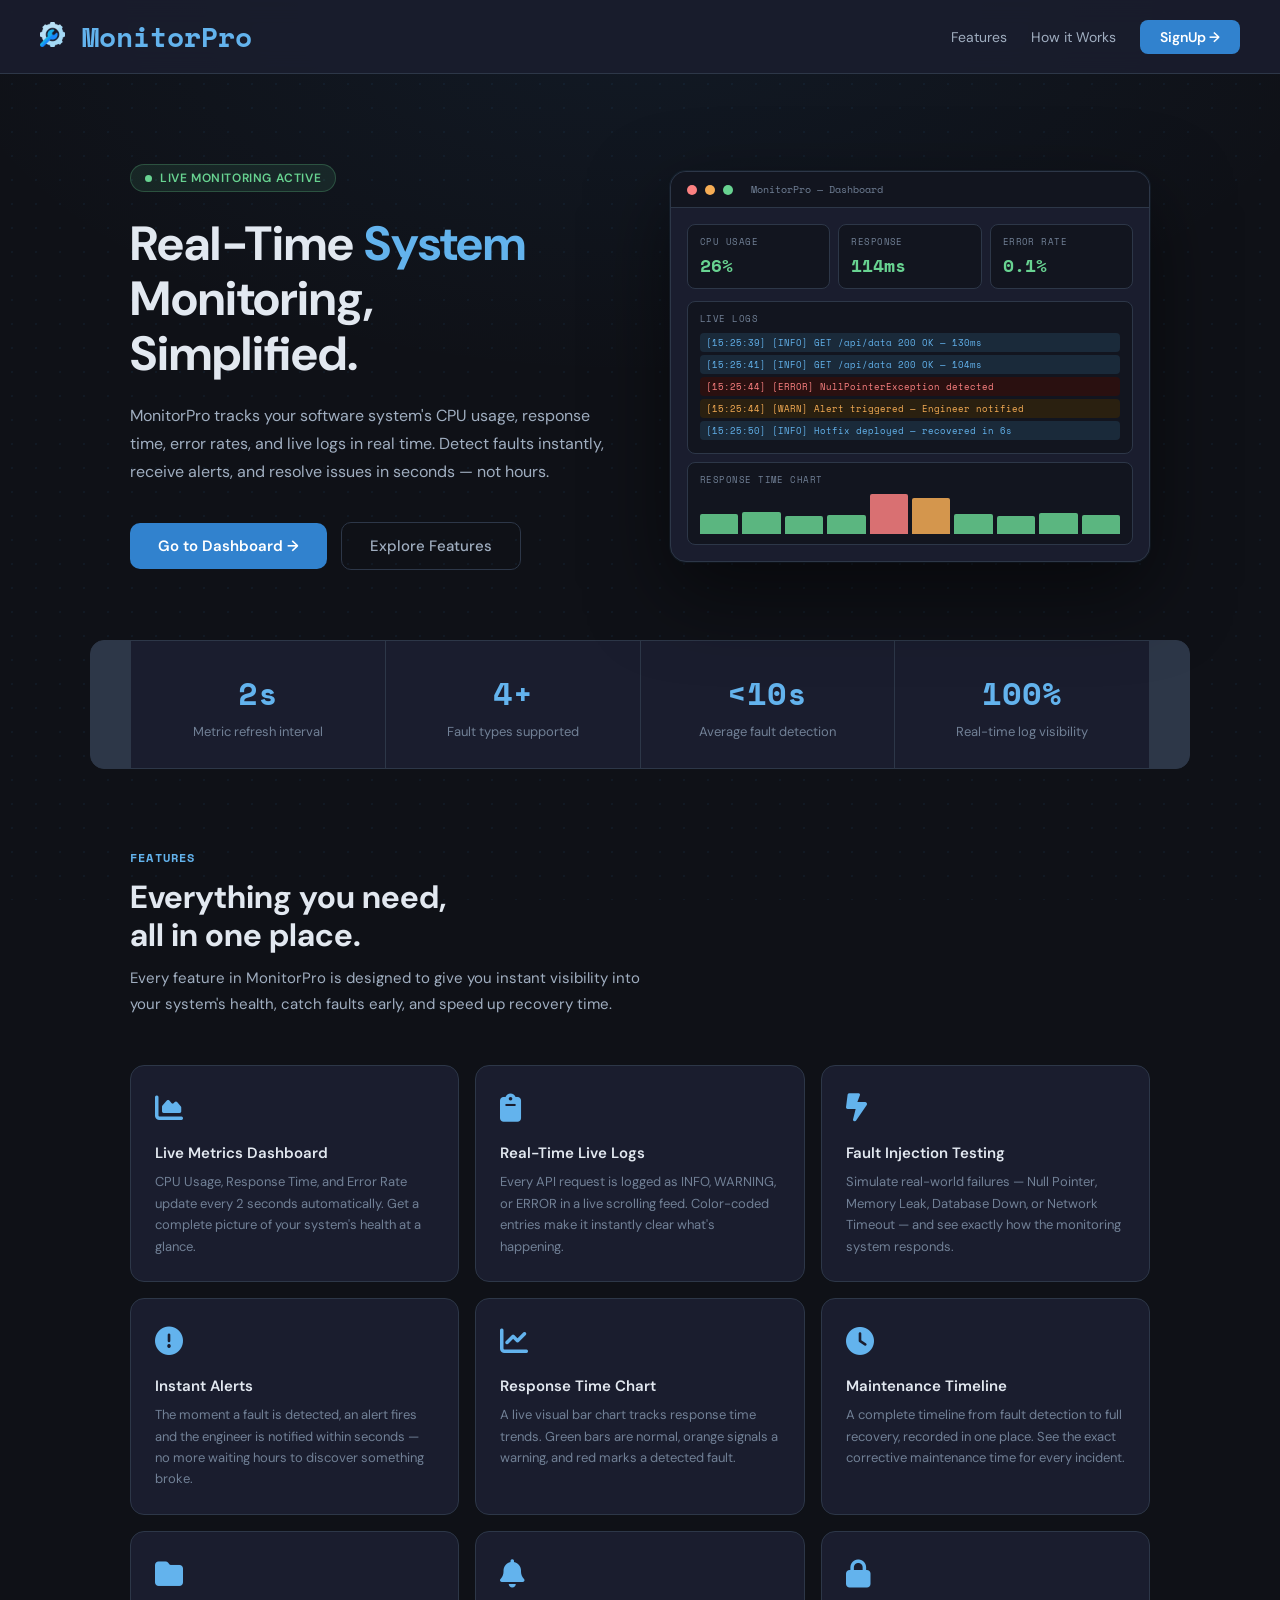
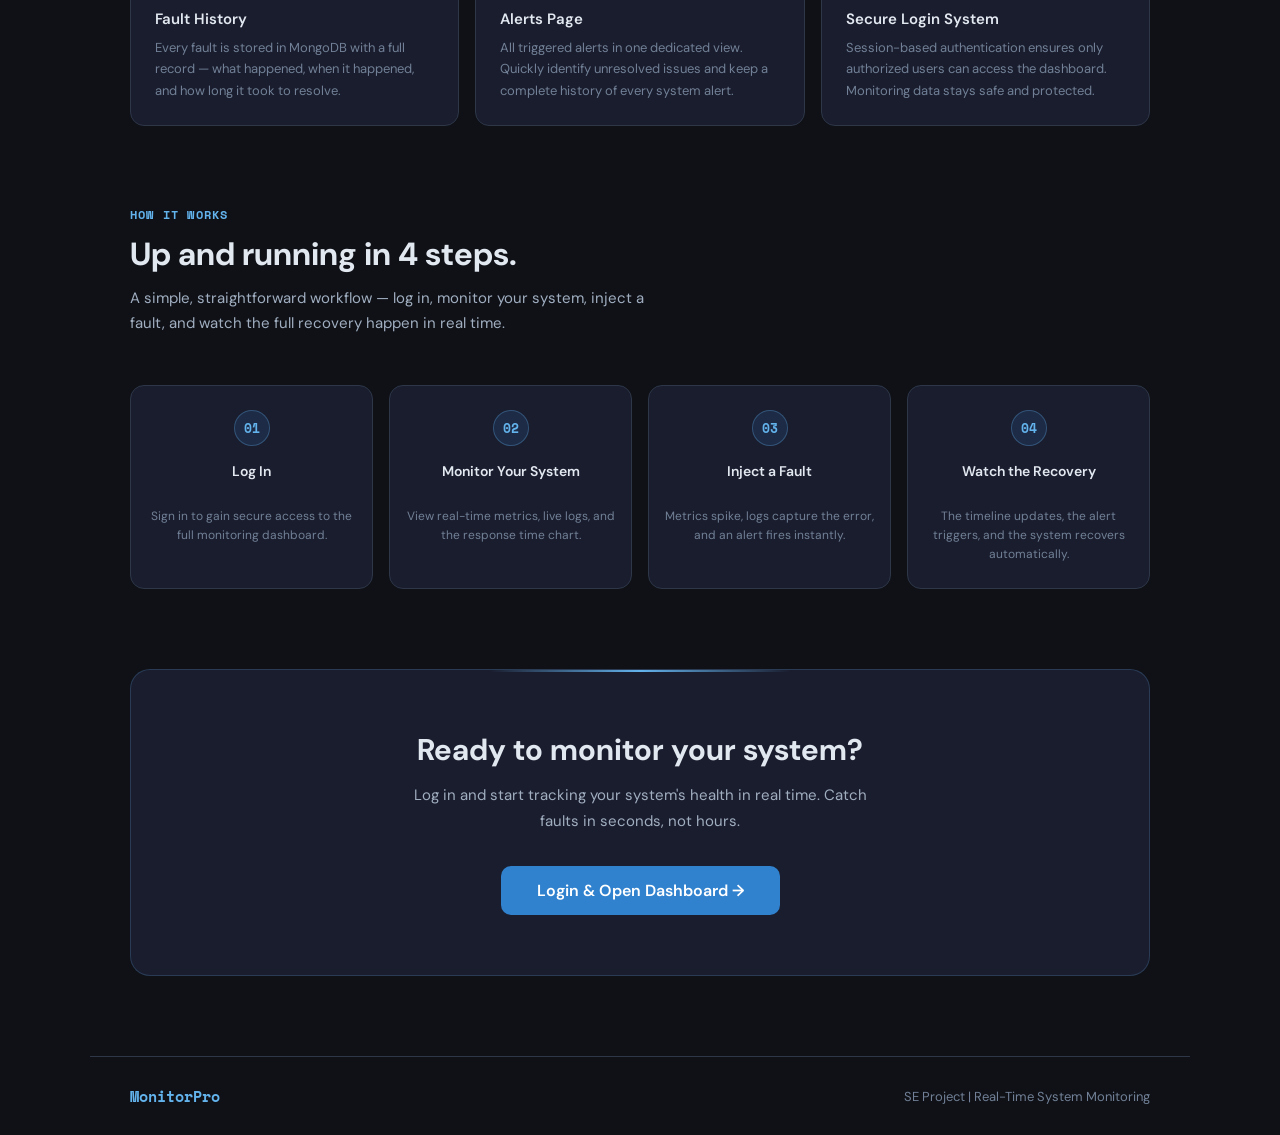
<file: html/index.html>
<!doctype html>
<html lang="en">
  <head>
    <meta charset="UTF-8" />
    <meta name="viewport" content="width=device-width, initial-scale=1.0" />
    <title>MonitorPro</title>
    <link rel="preconnect" href="https://fonts.googleapis.com" />
    <link rel="stylesheet" href="/static/style.css" />
    <link rel="icon" href="/static/logo.png" type="image/png" />
    <link rel="preconnect" href="https://fonts.gstatic.com" crossorigin />
    <link
      href="https://fonts.googleapis.com/css2?family=Space+Mono:wght@400;700&family=DM+Sans:wght@300;400;500;600;700&display=swap"
      rel="stylesheet"
    />
    <link
      rel="stylesheet"
      href="https://cdnjs.cloudflare.com/ajax/libs/font-awesome/6.5.0/css/all.min.css"
    />
  </head>
  <body>
    <!-- Navbar -->
    <nav class="navbar">
      <a href="/" class="brand">
        <img src="/static/logo.png" alt="Logo" width="25" height="25" />
        MonitorPro
      </a>
      <div class="navbar-links">
        <a href="#features">Features</a>
        <a href="#how-it-works">How it Works</a>
        <a href="/signup" class="nav-login-btn">SignUp →</a>
      </div>
    </nav>

    <!-- Hero -->
    <section class="hero">
      <div class="hero-left">
        <div class="hero-badge">
          <div class="dot-pulse"></div>
          Live Monitoring Active
        </div>
        <h1>Real-Time <span>System</span><br />Monitoring,<br />Simplified.</h1>
        <p>
          MonitorPro tracks your software system's CPU usage, response time,
          error rates, and live logs in real time. Detect faults instantly,
          receive alerts, and resolve issues in seconds — not hours.
        </p>
        <div class="hero-actions">
          <a href="/login" class="btn-primary">Go to Dashboard →</a>
          <a href="#features" class="btn-secondary">Explore Features</a>
        </div>
      </div>

      <div class="hero-visual">
        <div class="mock-dashboard">
          <div class="mock-topbar">
            <div class="mock-dot" style="background: #fc8181"></div>
            <div class="mock-dot" style="background: #f6ad55"></div>
            <div class="mock-dot" style="background: #68d391"></div>
            <span
              style="
                font-family:
                  Space Mono,
                  monospace;
                font-size: 10px;
                color: #718096;
                margin-left: 10px;
              "
              >MonitorPro — Dashboard</span
            >
          </div>
          <div class="mock-body">
            <div class="mock-cards">
              <div class="mock-card">
                <div class="mock-card-label">CPU Usage</div>
                <div class="mock-card-value" style="color: #68d391">26%</div>
              </div>
              <div class="mock-card">
                <div class="mock-card-label">Response</div>
                <div class="mock-card-value" style="color: #68d391">114ms</div>
              </div>
              <div class="mock-card">
                <div class="mock-card-label">Error Rate</div>
                <div class="mock-card-value" style="color: #68d391">0.1%</div>
              </div>
            </div>
            <div class="mock-logs">
              <div class="mock-log-title">Live Logs</div>
              <div
                class="mock-log-line"
                style="background: #1a2a3a; color: #63b3ed"
              >
                [15:25:39] [INFO] GET /api/data 200 OK — 130ms
              </div>
              <div
                class="mock-log-line"
                style="background: #1a2a3a; color: #63b3ed"
              >
                [15:25:41] [INFO] GET /api/data 200 OK — 104ms
              </div>
              <div
                class="mock-log-line"
                style="background: #2a1010; color: #fc8181"
              >
                [15:25:44] [ERROR] NullPointerException detected
              </div>
              <div
                class="mock-log-line"
                style="background: #2a2010; color: #f6ad55"
              >
                [15:25:44] [WARN] Alert triggered — Engineer notified
              </div>
              <div
                class="mock-log-line"
                style="background: #1a2a3a; color: #63b3ed"
              >
                [15:25:50] [INFO] Hotfix deployed — recovered in 6s
              </div>
            </div>
            <div class="mock-bars">
              <div class="mock-bars-title">Response Time Chart</div>
              <div class="mock-bar-chart">
                <div
                  class="mock-bar"
                  style="height: 50%; background: #68d391"
                ></div>
                <div
                  class="mock-bar"
                  style="height: 55%; background: #68d391"
                ></div>
                <div
                  class="mock-bar"
                  style="height: 45%; background: #68d391"
                ></div>
                <div
                  class="mock-bar"
                  style="height: 48%; background: #68d391"
                ></div>
                <div
                  class="mock-bar"
                  style="height: 100%; background: #fc8181"
                ></div>
                <div
                  class="mock-bar"
                  style="height: 90%; background: #f6ad55"
                ></div>
                <div
                  class="mock-bar"
                  style="height: 50%; background: #68d391"
                ></div>
                <div
                  class="mock-bar"
                  style="height: 45%; background: #68d391"
                ></div>
                <div
                  class="mock-bar"
                  style="height: 52%; background: #68d391"
                ></div>
                <div
                  class="mock-bar"
                  style="height: 48%; background: #68d391"
                ></div>
              </div>
            </div>
          </div>
        </div>
      </div>
    </section>

    <!-- Stats -->
    <div class="stats-row">
      <div class="stat-item">
        <div class="stat-number">2s</div>
        <div class="stat-label">Metric refresh interval</div>
      </div>
      <div class="stat-item">
        <div class="stat-number">4+</div>
        <div class="stat-label">Fault types supported</div>
      </div>
      <div class="stat-item">
        <div class="stat-number">&lt;10s</div>
        <div class="stat-label">Average fault detection</div>
      </div>
      <div class="stat-item">
        <div class="stat-number">100%</div>
        <div class="stat-label">Real-time log visibility</div>
      </div>
    </div>

    <!-- Features -->
    <section class="section" id="features">
      <div class="section-label">Features</div>
      <h2 class="section-title">Everything you need,<br />all in one place.</h2>
      <p class="section-subtitle">
        Every feature in MonitorPro is designed to give you instant visibility
        into your system's health, catch faults early, and speed up recovery
        time.
      </p>

      <div class="features-grid">
        <div class="feature-card blue">
          <span class="feature-icon"
            ><i
              class="fa-solid fa-chart-area"
              style="color: rgb(99, 179, 237)"
            ></i
          ></span>
          <div class="feature-title">Live Metrics Dashboard</div>
          <p class="feature-desc">
            CPU Usage, Response Time, and Error Rate update every 2 seconds
            automatically. Get a complete picture of your system's health at a
            glance.
          </p>
        </div>
        <div class="feature-card green">
          <span class="feature-icon"
            ><i
              class="fa-solid fa-clipboard"
              style="color: rgb(99, 179, 237)"
            ></i
          ></span>
          <div class="feature-title">Real-Time Live Logs</div>
          <p class="feature-desc">
            Every API request is logged as INFO, WARNING, or ERROR in a live
            scrolling feed. Color-coded entries make it instantly clear what's
            happening.
          </p>
        </div>
        <div class="feature-card orange">
          <span class="feature-icon"
            ><i
              class="fa-solid fa-bolt-lightning"
              style="color: rgb(99, 179, 237)"
            ></i
          ></span>
          <div class="feature-title">Fault Injection Testing</div>
          <p class="feature-desc">
            Simulate real-world failures — Null Pointer, Memory Leak, Database
            Down, or Network Timeout — and see exactly how the monitoring system
            responds.
          </p>
        </div>
        <div class="feature-card red">
          <span class="feature-icon"
            ><i
              class="fa-solid fa-circle-exclamation"
              style="color: rgb(99, 179, 237)"
            ></i
          ></span>
          <div class="feature-title">Instant Alerts</div>
          <p class="feature-desc">
            The moment a fault is detected, an alert fires and the engineer is
            notified within seconds — no more waiting hours to discover
            something broke.
          </p>
        </div>
        <div class="feature-card blue">
          <span class="feature-icon"
            ><i
              class="fa-solid fa-chart-line"
              style="color: rgb(99, 179, 237)"
            ></i
          ></span>
          <div class="feature-title">Response Time Chart</div>
          <p class="feature-desc">
            A live visual bar chart tracks response time trends. Green bars are
            normal, orange signals a warning, and red marks a detected fault.
          </p>
        </div>
        <div class="feature-card green">
          <span class="feature-icon"
            ><i class="fa-solid fa-clock" style="color: rgb(99, 179, 237)"></i
          ></span>
          <div class="feature-title">Maintenance Timeline</div>
          <p class="feature-desc">
            A complete timeline from fault detection to full recovery, recorded
            in one place. See the exact corrective maintenance time for every
            incident.
          </p>
        </div>
        <div class="feature-card orange">
          <span class="feature-icon"
            ><i class="fa-solid fa-folder" style="color: rgb(99, 179, 237)"></i
          ></span>
          <div class="feature-title">Fault History</div>
          <p class="feature-desc">
            Every fault is stored in MongoDB with a full record — what happened,
            when it happened, and how long it took to resolve.
          </p>
        </div>
        <div class="feature-card red">
          <span class="feature-icon"
            ><i class="fa-solid fa-bell" style="color: rgb(99, 179, 237)"></i
          ></span>
          <div class="feature-title">Alerts Page</div>
          <p class="feature-desc">
            All triggered alerts in one dedicated view. Quickly identify
            unresolved issues and keep a complete history of every system alert.
          </p>
        </div>
        <div class="feature-card blue">
          <span class="feature-icon"
            ><i class="fa-solid fa-lock" style="color: rgb(99, 179, 237)"></i
          ></span>
          <div class="feature-title">Secure Login System</div>
          <p class="feature-desc">
            Session-based authentication ensures only authorized users can
            access the dashboard. Monitoring data stays safe and protected.
          </p>
        </div>
      </div>
    </section>

    <!-- How it Works -->
    <section class="section" id="how-it-works">
      <div class="section-label">How it Works</div>
      <h2 class="section-title">Up and running in 4 steps.</h2>
      <p class="section-subtitle">
        A simple, straightforward workflow — log in, monitor your system, inject
        a fault, and watch the full recovery happen in real time.
      </p>
      <div class="steps">
        <div class="step">
          <div class="step-num">01</div>
          <div class="step-title">Log In</div>
          <p class="step-desc"> <br>
            Sign in to gain secure access to the
            full monitoring dashboard.
          </p>
        </div>
        <div class="step">
          <div class="step-num">02</div>
          <div class="step-title">Monitor Your System</div>
          <p class="step-desc">
            <br>
            View real-time metrics, live logs, and the response time chart.
            
          </p>
        </div>
        <div class="step">
          <div class="step-num">03</div>
          <div class="step-title">Inject a Fault</div>
          <p class="step-desc">
            <br>Metrics spike, logs
            capture the error, and an alert fires instantly.
          </p>
        </div>
        <div class="step">
          <div class="step-num">04</div>
          <div class="step-title">Watch the Recovery</div>
          <p class="step-desc">
            <br>The timeline updates, the alert triggers, and the system recovers
            automatically.
          </p>
        </div>
      </div>
    </section>

    <!-- CTA -->
    <div class="cta-section">
      <div class="cta-box">
        <h2>Ready to monitor your system?</h2>
        <p>
          Log in and start tracking your system's health in real time. Catch
          faults in seconds, not hours.
        </p>
        <a
          href="/login"
          class="btn-primary"
          style="font-size: 16px; padding: 14px 36px"
          >Login & Open Dashboard →</a
        >
      </div>
    </div>

    <!-- Footer -->
    <footer>
      <div class="footer-brand">MonitorPro</div>
      <div class="footer-text">SE Project | Real-Time System Monitoring</div>
    </footer>
  </body>
</html>
</file>
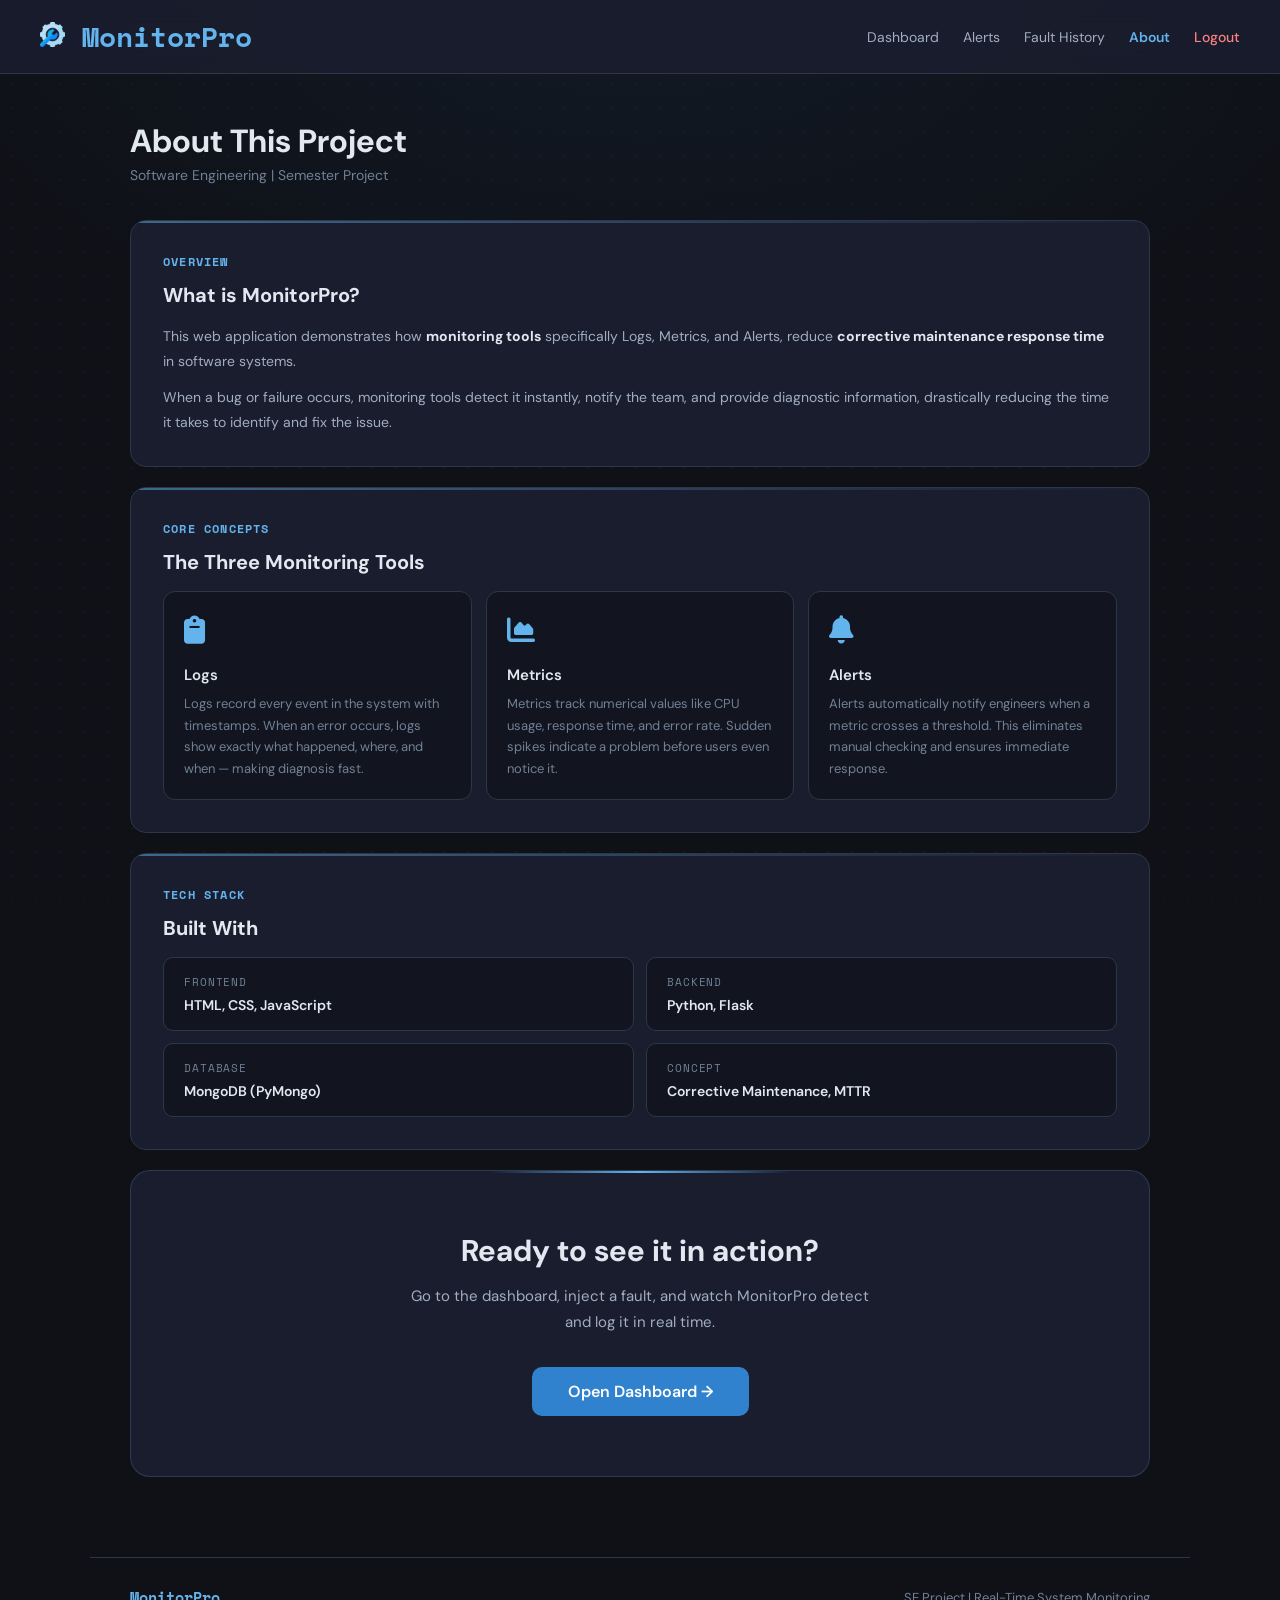
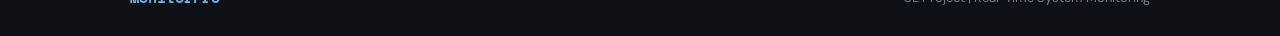
<file: html/about.html>
<!doctype html>
<html lang="en">
  <head>
    <meta charset="UTF-8" />
    <meta name="viewport" content="width=device-width, initial-scale=1.0" />
    <title>About</title>
    <link rel="preconnect" href="https://fonts.googleapis.com" />
    <link rel="preconnect" href="https://fonts.gstatic.com" crossorigin />
    <link rel="icon" href="/static/logo.png" type="image/png" />
    <link
      href="https://fonts.googleapis.com/css2?family=Space+Mono:wght@400;700&family=DM+Sans:wght@300;400;500;600;700&display=swap"
      rel="stylesheet"
    />
    <link
      rel="stylesheet"
      href="https://cdnjs.cloudflare.com/ajax/libs/font-awesome/6.5.0/css/all.min.css"
    />
    <link rel="stylesheet" href="/static/style.css" />
  </head>
  <body>
    <nav class="navbar">
      <a href="/" class="brand">
        <img src="/static/logo.png" alt="Logo" width="25" height="25" />
        MonitorPro
      </a>
      <div class="navbar-links">
        <a href="/dashboard">Dashboard</a>
        <a href="/alerts">Alerts</a>
        <a href="/history">Fault History</a>
        <a href="/about" class="active">About</a>
        <a href="/logout" class="nav-logout">Logout</a>
      </div>
    </nav>

    <div class="page">
      <div class="page-header">
        <div>
          <h1 class="page-title">About This Project</h1>
          <p class="subtitle">Software Engineering | Semester Project</p>
        </div>
      </div>

      <!-- What is this -->
      <div class="about-card">
        <div class="section-label">Overview</div>
        <h2 class="about-card-title">What is MonitorPro?</h2>
        <p class="about-card-text">
          This web application demonstrates how
          <strong>monitoring tools</strong> specifically Logs, Metrics, and
          Alerts, reduce
          <strong>corrective maintenance response time</strong> in software
          systems.
        </p>
        <p class="about-card-text">
          When a bug or failure occurs, monitoring tools detect it instantly,
          notify the team, and provide diagnostic information, drastically
          reducing the time it takes to identify and fix the issue.
        </p>
      </div>

      <!-- Three tools -->
      <div class="about-card">
        <div class="section-label">Core Concepts</div>
        <h2 class="about-card-title">The Three Monitoring Tools</h2>
        <div class="concept-grid">
          <div class="concept-card blue">
            <span class="feature-icon"
              ><i
                class="fa-solid fa-clipboard"
                style="color: rgb(99, 179, 237)"
              ></i
            ></span>
            <div class="feature-title">Logs</div>
            <p class="feature-desc">
              Logs record every event in the system with timestamps. When an
              error occurs, logs show exactly what happened, where, and when —
              making diagnosis fast.
            </p>
          </div>
          <div class="concept-card green">
            <span class="feature-icon"
              ><i
                class="fa-solid fa-chart-area"
                style="color: rgb(99, 179, 237)"
              ></i
            ></span>
            <div class="feature-title">Metrics</div>
            <p class="feature-desc">
              Metrics track numerical values like CPU usage, response time, and
              error rate. Sudden spikes indicate a problem before users even
              notice it.
            </p>
          </div>
          <div class="concept-card orange">
            <span class="feature-icon"
              ><i class="fa-solid fa-bell" style="color: rgb(99, 179, 237)"></i
            ></span>
            <div class="feature-title">Alerts</div>
            <p class="feature-desc">
              Alerts automatically notify engineers when a metric crosses a
              threshold. This eliminates manual checking and ensures immediate
              response.
            </p>
          </div>
        </div>
      </div>

      <!-- Tech Stack -->
      <div class="about-card">
        <div class="section-label">Tech Stack</div>
        <h2 class="about-card-title">Built With</h2>
        <div class="tech-grid">
          <div class="tech-item">
            <div class="tech-label">Frontend</div>
            <div class="tech-value">HTML, CSS, JavaScript</div>
          </div>
          <div class="tech-item">
            <div class="tech-label">Backend</div>
            <div class="tech-value">Python, Flask</div>
          </div>
          <div class="tech-item">
            <div class="tech-label">Database</div>
            <div class="tech-value">MongoDB (PyMongo)</div>
          </div>
          <div class="tech-item">
            <div class="tech-label">Concept</div>
            <div class="tech-value">Corrective Maintenance, MTTR</div>
          </div>
        </div>
      </div>

      <!-- CTA -->
      <div class="cta-section" style="padding: 0; margin-bottom: 0">
        <div class="cta-box">
          <h2>Ready to see it in action?</h2>
          <p>
            Go to the dashboard, inject a fault, and watch MonitorPro detect and
            log it in real time.
          </p>
          <a
            href="/dashboard"
            class="btn-primary"
            style="font-size: 16px; padding: 14px 36px"
            >Open Dashboard →</a
          >
        </div>
      </div>
    </div>

    <footer>
      <div class="footer-brand">MonitorPro</div>
      <div class="footer-text">SE Project | Real-Time System Monitoring</div>
    </footer>
  </body>
</html>
</file>
<file: static/style.css>
/* ── Reset & Root ── */
* {
  box-sizing: border-box;
  margin: 0;
  padding: 0;
}

:root {
  --bg: #0f1117;
  --surface: #1a1d2e;
  --border: #2d3748;
  --blue: #63b3ed;
  --blue-dark: #3182ce;
  --green: #68d391;
  --orange: #f6ad55;
  --red: #fc8181;
  --text: #e2e8f0;
  --muted: #718096;
  --dim: #a0aec0;
}

html {
  scroll-behavior: smooth;
}

body {
  font-family: "DM Sans", sans-serif;
  background-color: var(--bg);
  background-image:
    radial-gradient(
      ellipse 80% 60% at 50% 0%,
      rgba(49, 130, 206, 0.08) 0%,
      transparent 70%
    ),
    radial-gradient(rgba(49, 130, 206, 0.07) 1px, transparent 1px);
  background-size:
    100% 100%,
    24px 24px;
  background-attachment: fixed;
  color: var(--text);
  min-height: 100vh;
  overflow-x: hidden;
}

/* ── Scrollbar ── */
::-webkit-scrollbar {
  width: 5px;
}
::-webkit-scrollbar-track {
  background: #1a1d2e;
}
::-webkit-scrollbar-thumb {
  background: #4a5568;
  border-radius: 4px;
}

/* ── Navbar ── */
.navbar {
  background: rgba(26, 29, 46, 0.9);
  backdrop-filter: blur(12px);
  padding: 16px 40px;
  display: flex;
  align-items: center;
  border-bottom: 1px solid var(--border);
  position: sticky;
  top: 0;
  z-index: 100;
}
.navbar .brand {
  font-size: 28px;
  font-weight: 700;
  color: var(--blue);
  text-decoration: none;
  font-family: "Space Mono", monospace;
}
.navbar-links {
  display: flex;
  gap: 24px;
  margin-left: auto;
  align-items: center;
}
.navbar a {
  color: var(--dim);
  text-decoration: none;
  font-size: 14px;
  transition: color 0.2s;
}
.navbar a:hover {
  color: var(--blue);
}
.navbar a.active {
  color: var(--blue);
  font-weight: 600;
}
.nav-login-btn {
  background: var(--blue-dark);
  color: white !important;
  padding: 8px 20px;
  border-radius: 8px;
  font-weight: 600;
}
.nav-login-btn:hover {
  background: #2b6cb0 !important;
}
.nav-logout {
  color: var(--red) !important;
  font-weight: 500;
}
.nav-logout:hover {
  color: #feb2b2 !important;
}

/* ── Page Layout ── */
.page {
  max-width: 1100px;
  margin: 0 auto;
  padding: 48px 40px 80px;
  animation: fadeUp 0.4s ease forwards;
}
.page-header {
  display: flex;
  align-items: flex-start;
  justify-content: space-between;
  margin-bottom: 36px;
  flex-wrap: wrap;
  gap: 16px;
}
.page-title {
  font-size: 32px;
  font-weight: 700;
  margin-bottom: 6px;
  line-height: 1.2;
}
.subtitle {
  color: var(--muted);
  font-size: 14px;
}

/* ── Hero Badge / Pulse ── */
.hero-badge {
  display: inline-flex;
  align-items: center;
  gap: 8px;
  background: rgba(104, 211, 145, 0.1);
  border: 1px solid rgba(104, 211, 145, 0.25);
  color: var(--green);
  font-size: 12px;
  font-weight: 600;
  padding: 5px 14px;
  border-radius: 20px;
  margin-bottom: 24px;
  letter-spacing: 0.05em;
  text-transform: uppercase;
}
.dot-pulse {
  width: 7px;
  height: 7px;
  background: var(--green);
  border-radius: 50%;
  animation: pulse 1.5s infinite;
}
@keyframes pulse {
  0%,
  100% {
    opacity: 1;
    transform: scale(1);
  }
  50% {
    opacity: 0.4;
    transform: scale(0.8);
  }
}

/* ── Status Row ── */
.status-row {
  display: flex;
  align-items: center;
  gap: 10px;
}
.status-text {
  font-size: 14px;
  color: var(--dim);
}
.dot {
  width: 10px;
  height: 10px;
  border-radius: 50%;
  background: var(--green);
  animation: pulse 1.5s infinite;
}
.dot.fault {
  background: var(--red);
  animation: blink 0.8s infinite;
}
@keyframes blink {
  0%,
  100% {
    opacity: 1;
  }
  50% {
    opacity: 0.2;
  }
}

/* ── Badges ── */
.badge {
  font-size: 10px;
  font-weight: 700;
  padding: 3px 10px;
  border-radius: 20px;
  letter-spacing: 0.08em;
  font-family: "Space Mono", monospace;
  text-transform: uppercase;
}
.badge.online {
  background: rgba(104, 211, 145, 0.15);
  color: var(--green);
  border: 1px solid rgba(104, 211, 145, 0.3);
}
.badge.fault {
  background: rgba(252, 129, 129, 0.15);
  color: var(--red);
  border: 1px solid rgba(252, 129, 129, 0.3);
}
.badge.critical {
  background: rgba(252, 129, 129, 0.15);
  color: var(--red);
  border: 1px solid rgba(252, 129, 129, 0.3);
}
.badge.warning {
  background: rgba(246, 173, 85, 0.15);
  color: var(--orange);
  border: 1px solid rgba(246, 173, 85, 0.3);
}

/* ── Metric Cards ── */
.cards {
  display: grid;
  grid-template-columns: repeat(3, 1fr);
  gap: 16px;
  margin-bottom: 28px;
}
.card {
  background: var(--surface);
  border: 1px solid var(--border);
  border-radius: 14px;
  padding: 24px;
  transition: border-color 0.2s;
  position: relative;
  overflow: hidden;
}
.card::before {
  content: "";
  position: absolute;
  top: 0;
  left: 0;
  right: 0;
  height: 2px;
  background: var(--blue);
  opacity: 0.4;
}
.card:hover {
  border-color: rgba(99, 179, 237, 0.4);
}
.card .label {
  font-size: 11px;
  text-transform: uppercase;
  letter-spacing: 0.08em;
  color: var(--muted);
  font-family: "Space Mono", monospace;
  margin-bottom: 10px;
}
.card .value {
  font-size: 36px;
  font-weight: 700;
  font-family: "Space Mono", monospace;
  line-height: 1;
}
.value.ok {
  color: var(--green);
}
.value.warn {
  color: var(--orange);
}
.value.crit {
  color: var(--red);
}
.value.danger {
  color: var(--red);
}

/* ── Controls Bar ── */
.controls-bar {
  margin-bottom: 16px;
}
.controls-bar .section-label {
  margin-bottom: 12px;
}
.btn-row {
  display: flex;
  gap: 12px;
  flex-wrap: wrap;
  align-items: center;
}
.fault-select {
  background: var(--surface);
  color: var(--text);
  border: 1px solid var(--border);
  border-radius: 8px;
  padding: 10px 16px;
  font-size: 14px;
  font-family: "DM Sans", sans-serif;
  cursor: pointer;
  outline: none;
  transition: border-color 0.2s;
}
.fault-select:hover,
.fault-select:focus {
  border-color: var(--blue);
}

/* ── Buttons ── */
.btn {
  padding: 10px 20px;
  border-radius: 8px;
  font-size: 14px;
  font-weight: 600;
  font-family: "DM Sans", sans-serif;
  cursor: pointer;
  border: none;
  transition:
    background 0.2s,
    transform 0.15s;
}
.btn:hover {
  transform: translateY(-1px);
}
.btn-danger {
  background: rgba(252, 129, 129, 0.15);
  color: var(--red);
  border: 1px solid rgba(252, 129, 129, 0.35);
}
.btn-danger:hover {
  background: rgba(252, 129, 129, 0.25);
}
.btn-default {
  background: var(--surface);
  color: var(--dim);
  border: 1px solid var(--border);
}
.btn-default:hover {
  border-color: var(--blue);
  color: var(--blue);
}
.btn-success {
  background: #276749;
  color: white;
}
.btn-success:hover {
  background: #2f855a;
}

.btn-primary {
  background: var(--blue-dark);
  color: white;
  padding: 13px 28px;
  border-radius: 10px;
  font-size: 15px;
  font-weight: 600;
  text-decoration: none;
  transition:
    background 0.2s,
    transform 0.15s;
  display: inline-block;
}
.btn-primary:hover {
  background: #2b6cb0;
  transform: translateY(-1px);
}
.btn-secondary {
  background: transparent;
  color: var(--dim);
  padding: 13px 28px;
  border-radius: 10px;
  font-size: 15px;
  font-weight: 500;
  text-decoration: none;
  border: 1px solid var(--border);
  transition:
    border-color 0.2s,
    color 0.2s;
  display: inline-block;
}
.btn-secondary:hover {
  border-color: var(--blue);
  color: var(--blue);
}

/* ── Info Box ── */
.info-box {
  background: rgba(49, 130, 206, 0.08);
  border: 1px solid rgba(49, 130, 206, 0.2);
  border-radius: 10px;
  padding: 14px 18px;
  font-size: 13px;
  color: var(--dim);
  margin-bottom: 24px;
  line-height: 1.6;
}
.info-box strong {
  color: var(--blue);
}
.info-box.fault {
  background: rgba(252, 129, 129, 0.08);
  border-color: rgba(252, 129, 129, 0.2);
  color: var(--red);
}

/* ── Panels ── */
.panels {
  display: grid;
  grid-template-columns: 1fr 1fr;
  gap: 16px;
  margin-bottom: 16px;
}
.panel {
  background: var(--surface);
  border: 1px solid var(--border);
  border-radius: 14px;
  padding: 20px;
  margin-bottom: 16px;
}
.panel-title {
  font-size: 11px;
  text-transform: uppercase;
  letter-spacing: 0.1em;
  color: var(--muted);
  font-family: "Space Mono", monospace;
  margin-bottom: 16px;
  font-weight: 700;
}

/* ── Log Feed ── */
.log-feed {
  font-family: "Space Mono", monospace;
  font-size: 11px;
  max-height: 240px;
  overflow-y: auto;
  display: flex;
  flex-direction: column;
  gap: 4px;
}
.log-line,
.log-entry {
  padding: 5px 8px;
  border-radius: 5px;
  line-height: 1.5;
  font-family: "Space Mono", monospace;
  font-size: 11px;
}
.log-info,
.log-INFO {
  background: rgba(99, 179, 237, 0.08);
  color: var(--blue);
}
.log-warning,
.log-WARNING {
  background: rgba(246, 173, 85, 0.1);
  color: var(--orange);
}
.log-error,
.log-ERROR {
  background: rgba(252, 129, 129, 0.1);
  color: var(--red);
}

/* ── Bar Chart ── */
.chart-bars {
  display: flex;
  align-items: flex-end;
  gap: 6px;
  height: 120px;
  padding-bottom: 4px;
}
.bar {
  flex: 1;
  border-radius: 3px 3px 0 0;
  transition: height 0.4s ease;
  min-height: 4px;
}

/* ── Timeline ── */
.timeline {
  display: flex;
  flex-direction: column;
  gap: 14px;
}
.tl-row {
  display: flex;
  gap: 14px;
  align-items: flex-start;
}
.tl-dot {
  width: 10px;
  height: 10px;
  border-radius: 50%;
  margin-top: 4px;
  flex-shrink: 0;
}
.tl-label {
  font-size: 13px;
  font-weight: 600;
  color: var(--text);
  margin-bottom: 2px;
}
.tl-sub {
  font-size: 12px;
  color: var(--muted);
}

/* ── Alerts Page ── */
.alert-list {
  display: flex;
  flex-direction: column;
  gap: 12px;
}
.alert-item {
  display: flex;
  align-items: flex-start;
  gap: 14px;
  padding: 14px 16px;
  background: #12151f;
  border: 1px solid var(--border);
  border-radius: 10px;
  transition: border-color 0.2s;
}
.alert-item:hover {
  border-color: rgba(252, 129, 129, 0.3);
}
.alert-dot {
  width: 9px;
  height: 9px;
  border-radius: 50%;
  margin-top: 5px;
  flex-shrink: 0;
}
.alert-content {
  flex: 1;
}
.alert-text {
  font-size: 14px;
  color: var(--text);
  margin-bottom: 6px;
  line-height: 1.5;
}
.alert-meta {
  display: flex;
  align-items: center;
  gap: 10px;
}
.alert-time {
  font-size: 11px;
  color: var(--muted);
  font-family: "Space Mono", monospace;
}
.empty-state {
  color: var(--muted);
  font-size: 14px;
  padding: 20px 0;
}

/* ── Fault History Table ── */
.table-wrapper {
  overflow-x: auto;
}
.fault-table {
  width: 100%;
  border-collapse: collapse;
  font-size: 13px;
}
.fault-table th {
  text-align: left;
  padding: 10px 14px;
  font-size: 11px;
  text-transform: uppercase;
  letter-spacing: 0.08em;
  color: var(--muted);
  font-family: "Space Mono", monospace;
  border-bottom: 1px solid var(--border);
  font-weight: 700;
}
.fault-table td {
  padding: 12px 14px;
  border-bottom: 1px solid rgba(45, 55, 72, 0.5);
  color: var(--text);
}
.fault-table tr:last-child td {
  border-bottom: none;
}
.fault-table tr:hover td {
  background: rgba(99, 179, 237, 0.03);
}
.fault-type-cell {
  color: var(--text);
  font-weight: 500;
}
.timestamp-cell {
  color: var(--muted);
  font-size: 11px;
  font-family: "Space Mono", monospace;
}
.detect-cell {
  color: var(--orange);
  font-family: "Space Mono", monospace;
  font-weight: 600;
}
.resolve-cell {
  color: var(--red);
  font-family: "Space Mono", monospace;
  font-weight: 600;
}
.table-empty {
  text-align: center;
  color: var(--muted);
  padding: 24px !important;
}

/* ── About Page ── */
.about-card {
  background: var(--surface);
  border: 1px solid var(--border);
  border-radius: 16px;
  padding: 32px;
  margin-bottom: 20px;
  position: relative;
  overflow: hidden;
}
.about-card::before {
  content: "";
  position: absolute;
  top: 0;
  left: 0;
  right: 0;
  height: 2px;
  background: linear-gradient(90deg, var(--blue), transparent);
  opacity: 0.5;
}
.about-card-title {
  font-size: 20px;
  font-weight: 700;
  margin-bottom: 16px;
  margin-top: 8px;
}
.about-card-text {
  font-size: 14px;
  color: var(--dim);
  line-height: 1.75;
  margin-bottom: 12px;
}
.about-card-text:last-child {
  margin-bottom: 0;
}
.about-card-text strong {
  color: var(--text);
}

.concept-grid {
  display: grid;
  grid-template-columns: repeat(3, 1fr);
  gap: 14px;
  margin-top: 8px;
}
.concept-card {
  background: #12151f;
  border: 1px solid var(--border);
  border-radius: 12px;
  padding: 20px;
  transition:
    border-color 0.2s,
    transform 0.2s;
  position: relative;
  overflow: hidden;
}
.concept-card::before {
  content: "";
  position: absolute;
  top: 0;
  left: 0;
  right: 0;
  height: 2px;
  opacity: 0;
  transition: opacity 0.2s;
}
.concept-card:hover {
  border-color: rgba(99, 179, 237, 0.4);
  transform: translateY(-2px);
}
.concept-card:hover::before {
  opacity: 1;
}
.concept-card.blue::before {
  background: var(--blue);
}
.concept-card.green::before {
  background: var(--green);
}
.concept-card.orange::before {
  background: var(--orange);
}

.tech-grid {
  display: grid;
  grid-template-columns: repeat(2, 1fr);
  gap: 12px;
  margin-top: 8px;
}
.tech-item {
  background: #12151f;
  border: 1px solid var(--border);
  border-radius: 10px;
  padding: 16px 20px;
}
.tech-label {
  font-size: 11px;
  text-transform: uppercase;
  letter-spacing: 0.08em;
  color: var(--muted);
  font-family: "Space Mono", monospace;
  margin-bottom: 6px;
}
.tech-value {
  font-size: 14px;
  font-weight: 600;
  color: var(--text);
}

/* ── Section Label ── */
.section-label {
  font-size: 12px;
  text-transform: uppercase;
  letter-spacing: 0.1em;
  color: var(--blue);
  font-weight: 600;
  margin-bottom: 12px;
  font-family: "Space Mono", monospace;
}

/* ── Landing Page ── */
.hero {
  max-width: 1100px;
  margin: 0 auto;
  padding: 90px 40px 70px;
  display: grid;
  grid-template-columns: 1fr 1fr;
  gap: 60px;
  align-items: center;
}
.hero h1 {
  font-size: 48px;
  font-weight: 700;
  line-height: 1.15;
  margin-bottom: 20px;
}
.hero h1 span {
  color: var(--blue);
}
.hero p {
  font-size: 16px;
  color: var(--dim);
  line-height: 1.75;
  margin-bottom: 36px;
  max-width: 480px;
}
.hero-actions {
  display: flex;
  gap: 14px;
  align-items: center;
  flex-wrap: wrap;
}

.mock-dashboard {
  background: var(--surface);
  border: 1px solid var(--border);
  border-radius: 16px;
  overflow: hidden;
  box-shadow:
    0 30px 80px rgba(0, 0, 0, 0.5),
    0 0 0 1px rgba(99, 179, 237, 0.08);
}
.mock-topbar {
  background: #12151f;
  padding: 10px 16px;
  display: flex;
  align-items: center;
  gap: 8px;
  border-bottom: 1px solid var(--border);
}
.mock-dot {
  width: 10px;
  height: 10px;
  border-radius: 50%;
}
.mock-body {
  padding: 16px;
}
.mock-cards {
  display: grid;
  grid-template-columns: repeat(3, 1fr);
  gap: 8px;
  margin-bottom: 12px;
}
.mock-card {
  background: #12151f;
  border: 1px solid var(--border);
  border-radius: 8px;
  padding: 10px 12px;
}
.mock-card-label {
  font-size: 9px;
  color: var(--muted);
  text-transform: uppercase;
  letter-spacing: 0.05em;
  margin-bottom: 4px;
  font-family: "Space Mono", monospace;
}
.mock-card-value {
  font-size: 18px;
  font-weight: 700;
  font-family: "Space Mono", monospace;
}
.mock-logs {
  background: #12151f;
  border: 1px solid var(--border);
  border-radius: 8px;
  padding: 10px 12px;
  margin-bottom: 8px;
}
.mock-log-title {
  font-size: 9px;
  color: var(--muted);
  text-transform: uppercase;
  letter-spacing: 0.05em;
  margin-bottom: 8px;
  font-family: "Space Mono", monospace;
}
.mock-log-line {
  font-family: "Space Mono", monospace;
  font-size: 9px;
  padding: 3px 6px;
  border-radius: 4px;
  margin-bottom: 3px;
}
.mock-bars {
  background: #12151f;
  border: 1px solid var(--border);
  border-radius: 8px;
  padding: 10px 12px;
}
.mock-bars-title {
  font-size: 9px;
  color: var(--muted);
  text-transform: uppercase;
  letter-spacing: 0.05em;
  margin-bottom: 8px;
  font-family: "Space Mono", monospace;
}
.mock-bar-chart {
  display: flex;
  align-items: flex-end;
  gap: 4px;
  height: 40px;
}
.mock-bar {
  flex: 1;
  border-radius: 2px 2px 0 0;
  opacity: 0.85;
}

.stats-row {
  max-width: 1100px;
  margin: 0 auto 80px;
  padding: 0 40px;
  display: grid;
  grid-template-columns: repeat(4, 1fr);
  gap: 1px;
  background: var(--border);
  border: 1px solid var(--border);
  border-radius: 14px;
  overflow: hidden;
}
.stat-item {
  background: var(--surface);
  padding: 28px 24px;
  text-align: center;
}
.stat-number {
  font-size: 32px;
  font-weight: 700;
  color: var(--blue);
  font-family: "Space Mono", monospace;
  margin-bottom: 6px;
}
.stat-label {
  font-size: 13px;
  color: var(--muted);
}

.section {
  max-width: 1100px;
  margin: 0 auto;
  padding: 0 40px 80px;
}
.section-title {
  font-size: 32px;
  font-weight: 700;
  margin-bottom: 12px;
  line-height: 1.2;
}
.section-subtitle {
  font-size: 15px;
  color: var(--dim);
  max-width: 520px;
  line-height: 1.7;
  margin-bottom: 48px;
}

.features-grid {
  display: grid;
  grid-template-columns: repeat(3, 1fr);
  gap: 16px;
}
.feature-card {
  background: var(--surface);
  border: 1px solid var(--border);
  border-radius: 14px;
  padding: 24px;
  transition:
    border-color 0.2s,
    transform 0.2s;
  position: relative;
  overflow: hidden;
}
.feature-card::before {
  content: "";
  position: absolute;
  top: 0;
  left: 0;
  right: 0;
  height: 2px;
  opacity: 0;
  transition: opacity 0.2s;
}
.feature-card:hover {
  border-color: rgba(99, 179, 237, 0.4);
  transform: translateY(-2px);
}
.feature-card:hover::before {
  opacity: 1;
}
.feature-card.blue::before {
  background: var(--blue);
}
.feature-card.green::before {
  background: var(--green);
}
.feature-card.orange::before {
  background: var(--orange);
}
.feature-card.red::before {
  background: var(--red);
}
.feature-icon {
  font-size: 28px;
  margin-bottom: 16px;
  display: block;
}
.feature-title {
  font-size: 15px;
  font-weight: 600;
  color: var(--text);
  margin-bottom: 8px;
}
.feature-desc {
  font-size: 13px;
  color: var(--muted);
  line-height: 1.65;
}

.steps {
  display: grid;
  grid-template-columns: repeat(4, 1fr);
  gap: 16px;
  margin-top: 48px;
}
.step {
  text-align: center;
  padding: 24px 16px;
  background: var(--surface);
  border: 1px solid var(--border);
  border-radius: 14px;
}
.step-num {
  width: 36px;
  height: 36px;
  background: rgba(49, 130, 206, 0.15);
  border: 1px solid rgba(99, 179, 237, 0.3);
  border-radius: 50%;
  display: flex;
  align-items: center;
  justify-content: center;
  font-family: "Space Mono", monospace;
  font-size: 13px;
  font-weight: 700;
  color: var(--blue);
  margin: 0 auto 16px;
}
.step-title {
  font-size: 14px;
  font-weight: 600;
  margin-bottom: 8px;
}
.step-desc {
  font-size: 12px;
  color: var(--muted);
  line-height: 1.6;
}

.cta-section {
  max-width: 1100px;
  margin: 0 auto 80px;
  padding: 0 40px;
}
.cta-box {
  background: var(--surface);
  border: 1px solid rgba(99, 179, 237, 0.2);
  border-radius: 20px;
  padding: 60px 40px;
  text-align: center;
  position: relative;
  overflow: hidden;
}
.cta-box::before {
  content: "";
  position: absolute;
  top: 0;
  left: 50%;
  transform: translateX(-50%);
  width: 300px;
  height: 2px;
  background: linear-gradient(90deg, transparent, var(--blue), transparent);
}
.cta-box h2 {
  font-size: 30px;
  font-weight: 700;
  margin-bottom: 14px;
}
.cta-box p {
  font-size: 15px;
  color: var(--dim);
  margin-bottom: 32px;
  max-width: 480px;
  margin-left: auto;
  margin-right: auto;
  line-height: 1.7;
}

footer {
  border-top: 1px solid var(--border);
  padding: 28px 40px;
  max-width: 1100px;
  margin: 0 auto;
  display: flex;
  align-items: center;
  justify-content: space-between;
}
.footer-brand {
  font-family: "Space Mono", monospace;
  font-size: 15px;
  font-weight: 700;
  color: var(--blue);
}
.footer-text {
  font-size: 13px;
  color: var(--muted);
}

/* ── Login Page ── */
.login-wrapper {
  min-height: calc(100vh - 130px);
  display: flex;
  align-items: center;
  justify-content: center;
  padding: 60px 24px;
}
.login-box {
  background: var(--surface);
  border: 1px solid rgba(49, 130, 206, 0.3);
  border-radius: 20px;
  padding: 44px 40px;
  width: 100%;
  max-width: 420px;
  backdrop-filter: blur(12px);
  box-shadow:
    0 0 40px rgba(49, 130, 206, 0.06),
    0 20px 60px rgba(0, 0, 0, 0.4);
  position: relative;
  overflow: hidden;
}
.login-box::before {
  content: "";
  position: absolute;
  top: 0;
  left: 50%;
  transform: translateX(-50%);
  width: 200px;
  height: 2px;
  background: linear-gradient(90deg, transparent, var(--blue), transparent);
}
.login-logo {
  font-size: 22px;
  font-weight: 700;
  color: var(--blue);
  font-family: "Space Mono", monospace;
  margin-bottom: 6px;
}
.login-sub {
  font-size: 13px;
  color: var(--muted);
  margin-bottom: 28px;
}
.form-group {
  margin-bottom: 18px;
}
.form-group label {
  display: block;
  font-size: 12px;
  color: var(--dim);
  margin-bottom: 6px;
  text-transform: uppercase;
  letter-spacing: 0.05em;
  font-family: "Space Mono", monospace;
}
.form-group input {
  width: 100%;
  background: #12151f;
  border: 1px solid var(--border);
  border-radius: 8px;
  padding: 11px 14px;
  font-size: 14px;
  color: var(--text);
  font-family: "DM Sans", sans-serif;
  outline: none;
  transition: border 0.2s;
  box-sizing: border-box;
}
.form-group input:focus {
  border-color: var(--blue);
}
.btn-login {
  width: 100%;
  background: var(--blue-dark);
  color: white;
  border: none;
  border-radius: 10px;
  padding: 13px;
  font-size: 15px;
  font-weight: 600;
  font-family: "DM Sans", sans-serif;
  cursor: pointer;
  margin-top: 8px;
  transition:
    background 0.2s,
    transform 0.15s;
}
.btn-login:hover {
  background: #2b6cb0;
  transform: translateY(-1px);
}
.error-msg {
  background: #2a1010;
  border: 1px solid var(--red);
  color: var(--red);
  border-radius: 8px;
  padding: 10px 14px;
  font-size: 13px;
  margin-bottom: 18px;
}
.login-footer-note {
  text-align: center;
  margin-top: 20px;
  font-size: 13px;
}
.login-footer-note a {
  color: var(--muted);
  text-decoration: none;
  transition: color 0.2s;
}
.login-footer-note a:hover {
  color: var(--blue);
}

/* ── Animations ── */
@keyframes fadeUp {
  from {
    opacity: 0;
    transform: translateY(20px);
  }
  to {
    opacity: 1;
    transform: translateY(0);
  }
}
.hero-left {
  animation: fadeUp 0.6s ease forwards;
}
.hero-visual {
  animation: fadeUp 0.6s ease 0.15s both;
}

/* ── Responsive ── */
@media (max-width: 768px) {
  .hero {
    grid-template-columns: 1fr;
    padding: 60px 24px 50px;
    gap: 40px;
  }
  .hero h1 {
    font-size: 32px;
  }
  .features-grid {
    grid-template-columns: 1fr;
  }
  .steps {
    grid-template-columns: repeat(2, 1fr);
  }
  .stats-row {
    grid-template-columns: repeat(2, 1fr);
  }
  .section {
    padding: 0 24px 60px;
  }
  .cta-section {
    padding: 0 24px;
  }
  .navbar {
    padding: 14px 20px;
  }
  .navbar-links {
    gap: 14px;
  }
  .page {
    padding: 32px 20px 60px;
  }
  .cards {
    grid-template-columns: 1fr;
  }
  .panels {
    grid-template-columns: 1fr;
  }
  .concept-grid {
    grid-template-columns: 1fr;
  }
  .tech-grid {
    grid-template-columns: 1fr;
  }
  .page-header {
    flex-direction: column;
  }
  .page-title {
    font-size: 26px;
  }
  footer {
    padding: 20px;
    flex-direction: column;
    gap: 8px;
    text-align: center;
  }
}
</file>
